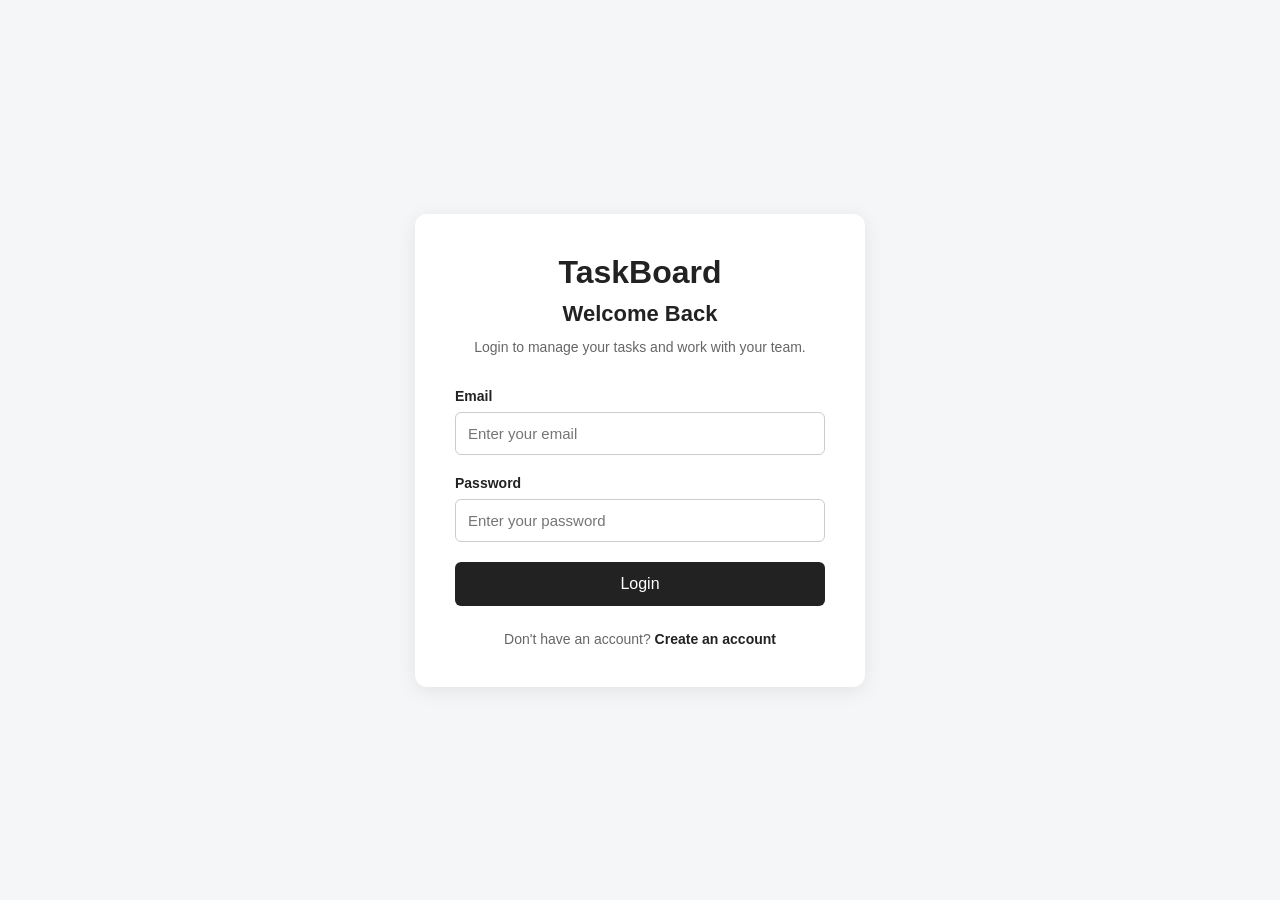
<file: frontend/index.html>
<!DOCTYPE html>
<html lang="en">
<head>
    <meta charset="UTF-8">
    <meta name="viewport" content="width=device-width, initial-scale=1.0">

    <title>Login - TaskBoard</title>

    <link rel="stylesheet" href="style.css">
</head>

<body>

    <div class="auth-container">

        <div class="auth-card">

            <h1>TaskBoard</h1>
            <h2>Welcome Back</h2>

            <p class="auth-subtitle">
                Login to manage your tasks and work with your team.
            </p>

            <form id = "login-form">

                <div class="form-group">
                    <label for="email">Email</label>

                    <input
                        type="email"
                        id="email"
                        placeholder="Enter your email"
                        required
                    >
                </div>

                <div class="form-group">
                    <label for="password">Password</label>

                    <input
                        type="password"
                        id="password"
                        placeholder="Enter your password"
                        required
                    >
                </div>
                <p id =  "login-message"></p>
                <button type="submit" class="primary-button">
                    Login
                </button>

            </form>

            <p class="auth-footer">
                Don't have an account?
                <a href="register.html">Create an account</a>
            </p>

        </div>

    </div>
<script src="login.js"></script>
</body>
</html>
</file>
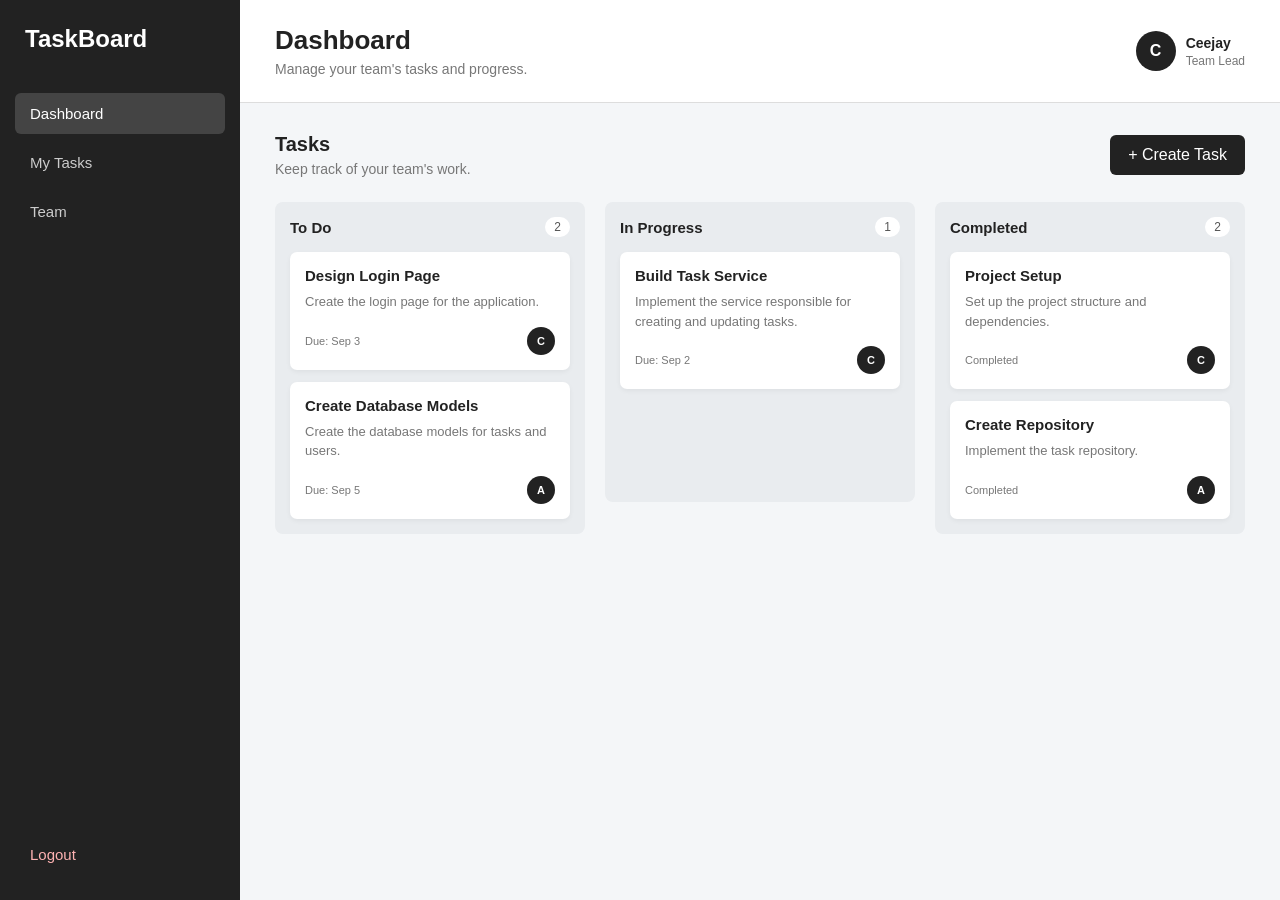
<file: frontend/dashboard.html>
<!DOCTYPE html>
<html lang="en">
<head>
    <meta charset="UTF-8">
    <meta name="viewport" content="width=device-width, initial-scale=1.0">

    <title>Dashboard - TaskBoard</title>

    <link rel="stylesheet" href="style.css">
</head>

<body>

    <div class="dashboard-container">

        <!-- Sidebar -->
        <aside class="sidebar">

            <div class="sidebar-logo">
                <h1>TaskBoard</h1>
            </div>

            <nav class="sidebar-navigation">

                <a href="dashboard.html" class="nav-link active">
                    Dashboard
                </a>

                <a href="#" class="nav-link">
                    My Tasks
                </a>

                <a href="#" class="nav-link">
                    Team
                </a>

            </nav>

            <div class="sidebar-bottom">

                <!-- Placeholder: connect this to the logout functionality later -->
                <a href="index.html" class="nav-link logout-link">
                    Logout
                </a>

            </div>

        </aside>


        <!-- Main Content -->
        <main class="dashboard-main">

            <!-- Top Bar -->
            <header class="dashboard-header">

                <div>
                    <h2>Dashboard</h2>
                    <p>Manage your team's tasks and progress.</p>
                </div>

                <div class="user-info">

                    <div class="user-avatar">
                        C
                    </div>

                    <div>
                        <strong>Ceejay</strong>
                        <span>Team Lead</span>
                    </div>

                </div>

            </header>


            <!-- Dashboard Content -->
            <section class="dashboard-content">

                <div class="dashboard-title-row">

                    <div>
                        <h3>Tasks</h3>
                        <p>Keep track of your team's work.</p>
                    </div>

                    <!-- Placeholder: connect this to create-task functionality later -->
                    <button class="primary-button create-task-button">
                        + Create Task
                    </button>

                </div>


                <!-- Task Board -->
                <div class="task-board">


                    <!-- To Do Column -->
                    <div class="task-column">

                        <div class="column-header">
                            <h4>To Do</h4>
                            <span class="task-count">2</span>
                        </div>


                        <div class="task-list">

                            <div class="task-card">

                                <h5>Design Login Page</h5>

                                <p>
                                    Create the login page for the application.
                                </p>

                                <div class="task-card-footer">

                                    <span class="task-due-date">
                                        Due: Sep 3
                                    </span>

                                    <span class="task-member">
                                        C
                                    </span>

                                </div>

                            </div>


                            <div class="task-card">

                                <h5>Create Database Models</h5>

                                <p>
                                    Create the database models for tasks and users.
                                </p>

                                <div class="task-card-footer">

                                    <span class="task-due-date">
                                        Due: Sep 5
                                    </span>

                                    <span class="task-member">
                                        A
                                    </span>

                                </div>

                            </div>

                        </div>

                    </div>


                    <!-- In Progress Column -->
                    <div class="task-column">

                        <div class="column-header">
                            <h4>In Progress</h4>
                            <span class="task-count">1</span>
                        </div>


                        <div class="task-list">

                            <div class="task-card">

                                <h5>Build Task Service</h5>

                                <p>
                                    Implement the service responsible for
                                    creating and updating tasks.
                                </p>

                                <div class="task-card-footer">

                                    <span class="task-due-date">
                                        Due: Sep 2
                                    </span>

                                    <span class="task-member">
                                        C
                                    </span>

                                </div>

                            </div>

                        </div>

                    </div>


                    <!-- Completed Column -->
                    <div class="task-column">

                        <div class="column-header">
                            <h4>Completed</h4>
                            <span class="task-count">2</span>
                        </div>


                        <div class="task-list">

                            <div class="task-card">

                                <h5>Project Setup</h5>

                                <p>
                                    Set up the project structure and dependencies.
                                </p>

                                <div class="task-card-footer">

                                    <span class="task-due-date">
                                        Completed
                                    </span>

                                    <span class="task-member">
                                        C
                                    </span>

                                </div>

                            </div>


                            <div class="task-card">

                                <h5>Create Repository</h5>

                                <p>
                                    Implement the task repository.
                                </p>

                                <div class="task-card-footer">

                                    <span class="task-due-date">
                                        Completed
                                    </span>

                                    <span class="task-member">
                                        A
                                    </span>

                                </div>

                            </div>

                        </div>

                    </div>

                </div>

            </section>

        </main>

    </div>

</body>
</html>
</file>
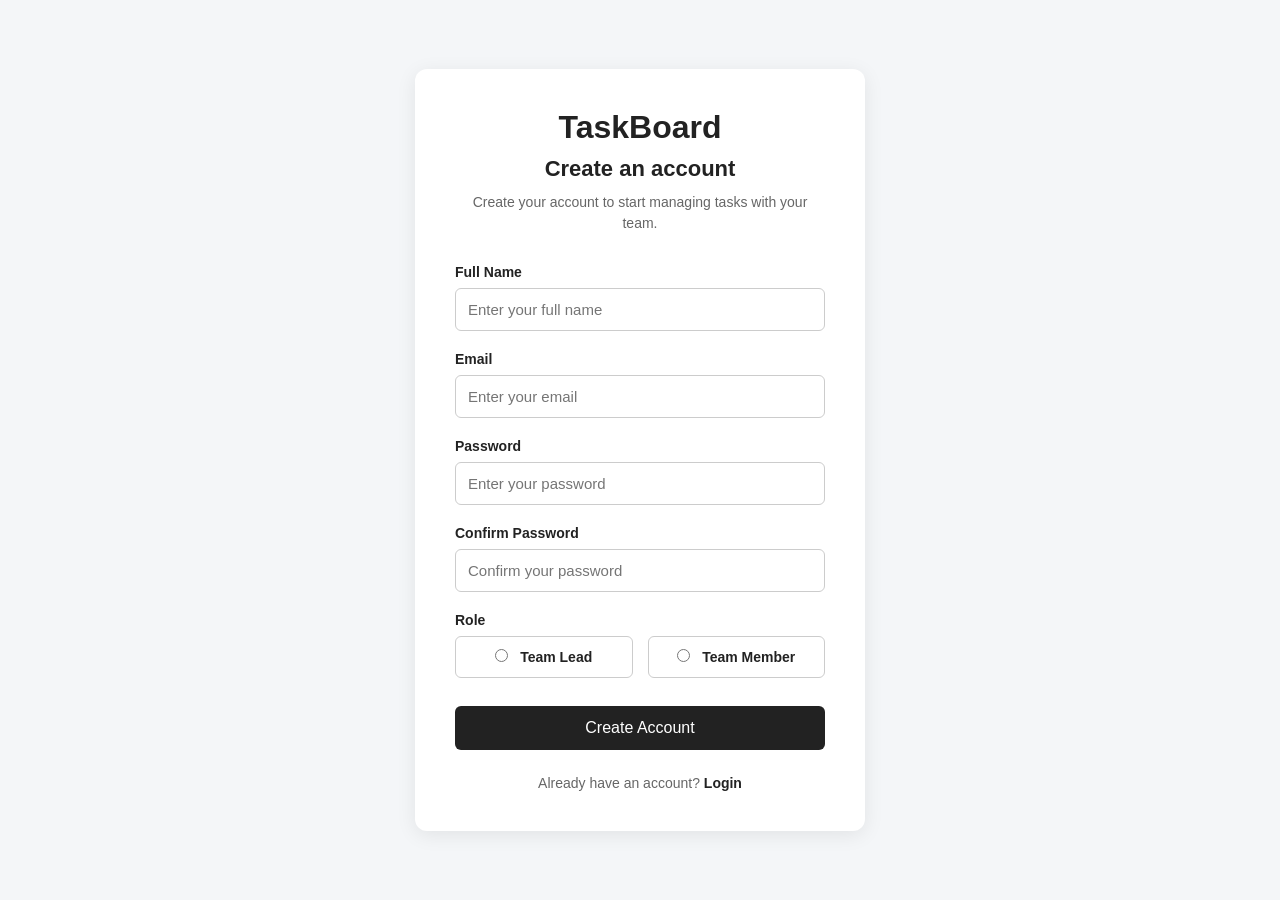
<file: frontend/register.html>
<!DOCTYPE html>
<html lang="en">
<head>
    <meta charset="UTF-8">
    <meta name="viewport" content="width=device-width, initial-scale=1.0">

    <title>Register - TaskBoard</title>

    <link rel="stylesheet" href="style.css">
</head>

<body>

    <div class="auth-container">

        <div class="auth-card">

            <h1>TaskBoard</h1>
            <h2>Create an account</h2>

            <p class="auth-subtitle">
                Create your account to start managing tasks with your team.
            </p>

            <form id = "register-form">

                <div class="form-group">
                    <label for="name">Full Name</label>
                    <input
                        type="text"
                        id="name"
                        placeholder="Enter your full name"
                    >
                </div>

                <div class="form-group">
                    <label for="email">Email</label>
                    <input
                        type="email"
                        id="email"
                        placeholder="Enter your email"
                    >
                </div>

                <div class="form-group">
                    <label for="password">Password</label>
                    <input
                        type="password"
                        id="password"
                        placeholder="Enter your password"
                    >
                </div>

                <div class="form-group">
                    <label for="confirm-password">Confirm Password</label>
                    <input
                        type="password"
                        id="confirm-password"
                        placeholder="Confirm your password"
                    >
                </div>

                <div class="form-group">

                    <label>Role</label>

                    <div class="role-selection">

                        <label class="role-option">
                            <input
                                type="radio"
                                name="role"
                                value="Lead"
                            >
                            <span>Team Lead</span>
                        </label>

                        <label class="role-option">
                            <input
                                type="radio"
                                name="role"
                                value="Member"
                            >
                            <span>Team Member</span>
                        </label>

                    </div>

                </div>
                <p id = "register-message"></p>
                <button type="submit" class="primary-button">
                    Create Account
                </button>

            </form>

            <p class="auth-footer">
                Already have an account?
                <a href="index.html">Login</a>
            </p>

        </div>

    </div>
<script src = "register.js"></script>
</body>
</html>
</file>
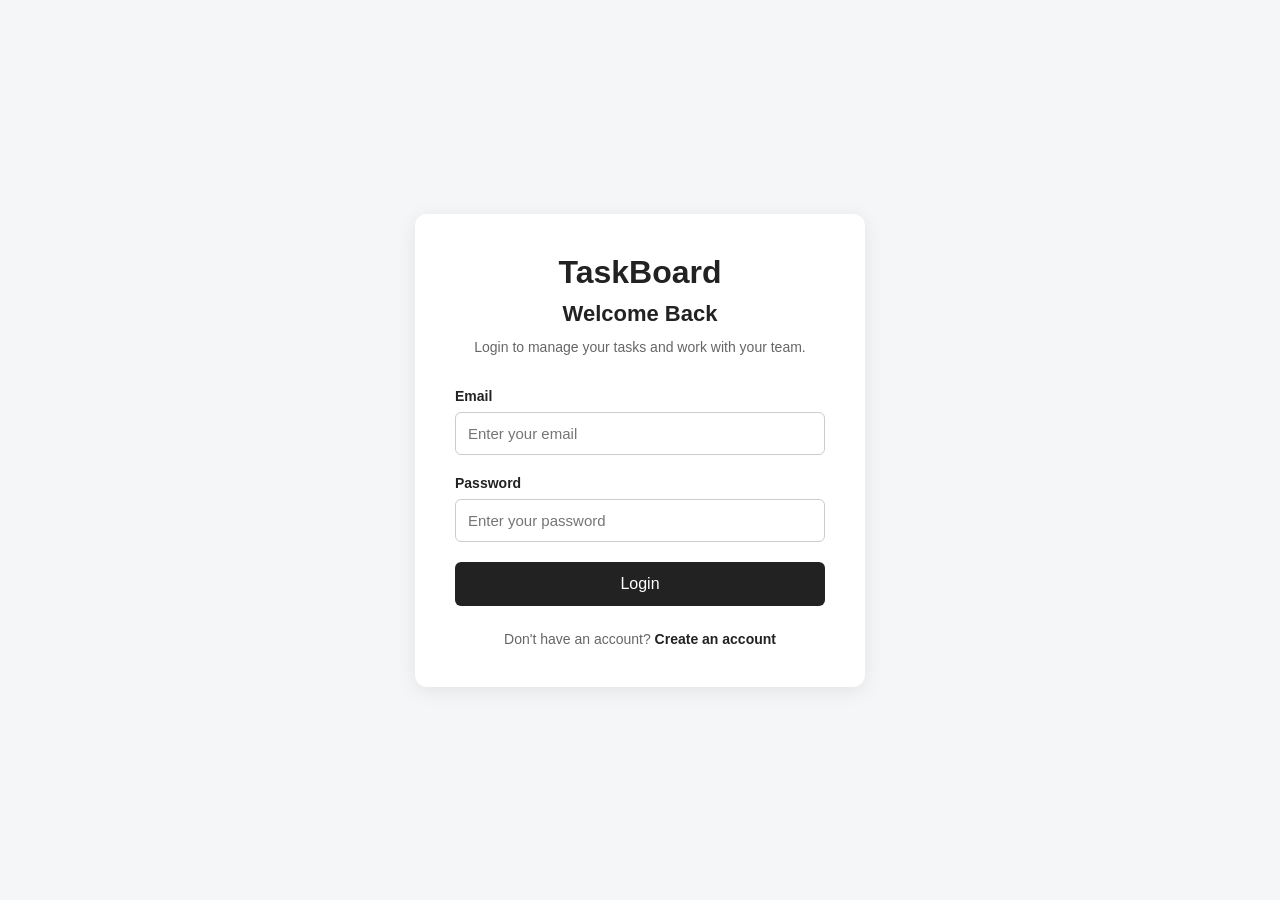
<file: frontend/team_lead_dashboard.html>
<!DOCTYPE html>
<html lang="en">
<head>
    <meta charset="UTF-8">
    <meta name="viewport" content="width=device-width, initial-scale=1.0">

    <title>Team Lead Dashboard - TaskBoard</title>

    <link rel="stylesheet" href="style.css">
</head>

<body>

<div class="dashboard-container">

    <!-- Sidebar -->
    <aside class="sidebar">

        <div class="sidebar-logo">
            <h1>TaskBoard</h1>
        </div>

        <nav class="sidebar-navigation">

            <a href="team_lead_dashboard.html"
               class="nav-link active">
                Dashboard
            </a>

            <a href="#" class="nav-link">
                My Tasks
            </a>

            <a href="#" class="nav-link">
                Team Members
            </a>

            <a href="#" class="nav-link">
                Tasks
            </a>

            <a href="#" class="nav-link">
                Todos
            </a>

            <a href="#" class="nav-link">
                Review Requests
            </a>

        </nav>

        <div class="sidebar-bottom">

            <a href="#"
               id="logout-button"
               class="nav-link logout-link">
                Logout
            </a>

        </div>

    </aside>


    <!-- Main Dashboard -->
    <main class="dashboard-main">

        <!-- Header -->
        <header class="dashboard-header">

            <div>
                <h2>Team Lead Dashboard</h2>

                <p>
                    Manage your team, tasks and progress.
                </p>
            </div>


            <div class="user-info">

                <div>
                    <strong id="user-name">
                        User
                    </strong>

                    <span>
                        Team Lead
                    </span>
                </div>

                <div class="user-avatar" id="user-avatar">
                    U
                </div>

            </div>

        </header>


        <!-- Dashboard Content -->
        <section class="dashboard-content">

            <div class="dashboard-title-row">

                <div>
                    <h3>
                        Welcome back,
                        <span id="welcome-name">User</span>
                    </h3>

                    <p>
                        Here's what's happening with your team.
                    </p>
                </div>


                <div class="dashboard-actions">

                    <button
                        type="button"
                        class="primary-button dashboard-action-button"
                        id="create-task-button">
                        Create Task
                    </button>

                    <button
                        type="button"
                        class="secondary-button dashboard-action-button"
                        id="create-todo-button">
                        Create Todo
                    </button>

                </div>

            </div>


            <!-- Statistics -->
            <div class="dashboard-stats">

                <div class="stat-card">
                    <span class="stat-label">
                        Team Members
                    </span>

                    <strong id="total-members">
                        0
                    </strong>
                </div>


                <div class="stat-card">
                    <span class="stat-label">
                        Total Tasks
                    </span>

                    <strong id="total-tasks">
                        0
                    </strong>
                </div>


                <div class="stat-card">
                    <span class="stat-label">
                        In Progress
                    </span>

                    <strong id="in-progress-tasks">
                        0
                    </strong>
                </div>


                <div class="stat-card">
                    <span class="stat-label">
                        Pending Reviews
                    </span>

                    <strong id="pending-reviews">
                        0
                    </strong>
                </div>

            </div>


            <!-- Team Overview -->
            <div class="section-heading">

                <div>
                    <h3>Team Overview</h3>

                    <p>
                        Monitor your team's current workload.
                    </p>
                </div>

            </div>


            <div class="team-member-list">

                <!-- Team Member -->
                <div class="team-member-card">

                    <div class="team-member-info">

                        <div class="member-avatar">
                            JD
                        </div>

                        <div>
                            <h4>John Doe</h4>

                            <p>
                                john@example.com
                            </p>
                        </div>

                    </div>


                    <div class="member-stat">
                        <span>Tasks</span>
                        <strong>5</strong>
                    </div>


                    <div class="member-stat">
                        <span>Completed</span>
                        <strong>3</strong>
                    </div>


                    <div class="member-status">
                        <span class="status-badge status-progress">
                            ACTIVE
                        </span>
                    </div>

                </div>


                <!-- Team Member -->
                <div class="team-member-card">

                    <div class="team-member-info">

                        <div class="member-avatar">
                            AS
                        </div>

                        <div>
                            <h4>Alice Smith</h4>

                            <p>
                                alice@example.com
                            </p>
                        </div>

                    </div>


                    <div class="member-stat">
                        <span>Tasks</span>
                        <strong>4</strong>
                    </div>


                    <div class="member-stat">
                        <span>Completed</span>
                        <strong>2</strong>
                    </div>


                    <div class="member-status">
                        <span class="status-badge status-progress">
                            ACTIVE
                        </span>
                    </div>

                </div>


                <!-- Empty state -->
                <div
                    class="empty-state"
                    id="no-members-message"
                    style="display: none;">

                    <p>
                        No team members found.
                    </p>

                </div>

            </div>


            <!-- Recent Tasks -->
            <div class="section-heading dashboard-section-spacing">

                <div>
                    <h3>Recent Tasks</h3>

                    <p>
                        Tasks currently assigned to your team.
                    </p>
                </div>

            </div>


            <div class="lead-task-list">

                <div class="lead-task-card">

                    <div>
                        <h4>Build Login Service</h4>

                        <p>
                            Authentication System
                        </p>
                    </div>

                    <div class="lead-task-member">
                        <span>Assigned to</span>
                        <strong>John Doe</strong>
                    </div>

                    <span class="status-badge status-progress">
                        IN PROGRESS
                    </span>

                    <span class="task-due-date">
                        Due: Sept 10, 8:30 PM
                    </span>

                </div>


                <div class="lead-task-card">

                    <div>
                        <h4>Implement User Registration</h4>

                        <p>
                            Authentication System
                        </p>
                    </div>

                    <div class="lead-task-member">
                        <span>Assigned to</span>
                        <strong>Alice Smith</strong>
                    </div>

                    <span class="status-badge status-pending">
                        PENDING
                    </span>

                    <span class="task-due-date">
                        Due: Sept 12, 6:00 PM
                    </span>

                </div>


                <div class="lead-task-card">

                    <div>
                        <h4>Design Dashboard</h4>

                        <p>
                            Frontend Development
                        </p>
                    </div>

                    <div class="lead-task-member">
                        <span>Assigned to</span>
                        <strong>John Doe</strong>
                    </div>

                    <span class="status-badge status-completed">
                        COMPLETED
                    </span>

                    <span class="task-due-date">
                        Completed: Sept 7
                    </span>

                </div>

            </div>


            <!-- Review Requests -->
            <div class="section-heading dashboard-section-spacing">

                <div>
                    <h3>Pending Review Requests</h3>

                    <p>
                        Team members waiting for their completed todos to be reviewed.
                    </p>
                </div>

            </div>


            <div class="review-list">

                <div class="review-card">

                    <div>
                        <h4>
                            Build Login Service
                        </h4>

                        <p>
                            Requested by John Doe
                        </p>
                    </div>

                    <div class="review-actions">

                        <button
                            type="button"
                            class="secondary-button approve-button">
                            Approve
                        </button>

                        <button
                            type="button"
                            class="secondary-button reject-button">
                            Reject
                        </button>

                    </div>

                </div>


                <div
                    class="empty-state"
                    id="no-reviews-message"
                    style="display: none;">

                    <p>
                        No pending review requests.
                    </p>

                </div>

            </div>

        </section>

    </main>

</div>


<script src="team_lead_dashboard.js"></script>

</body>
</html>
</file>
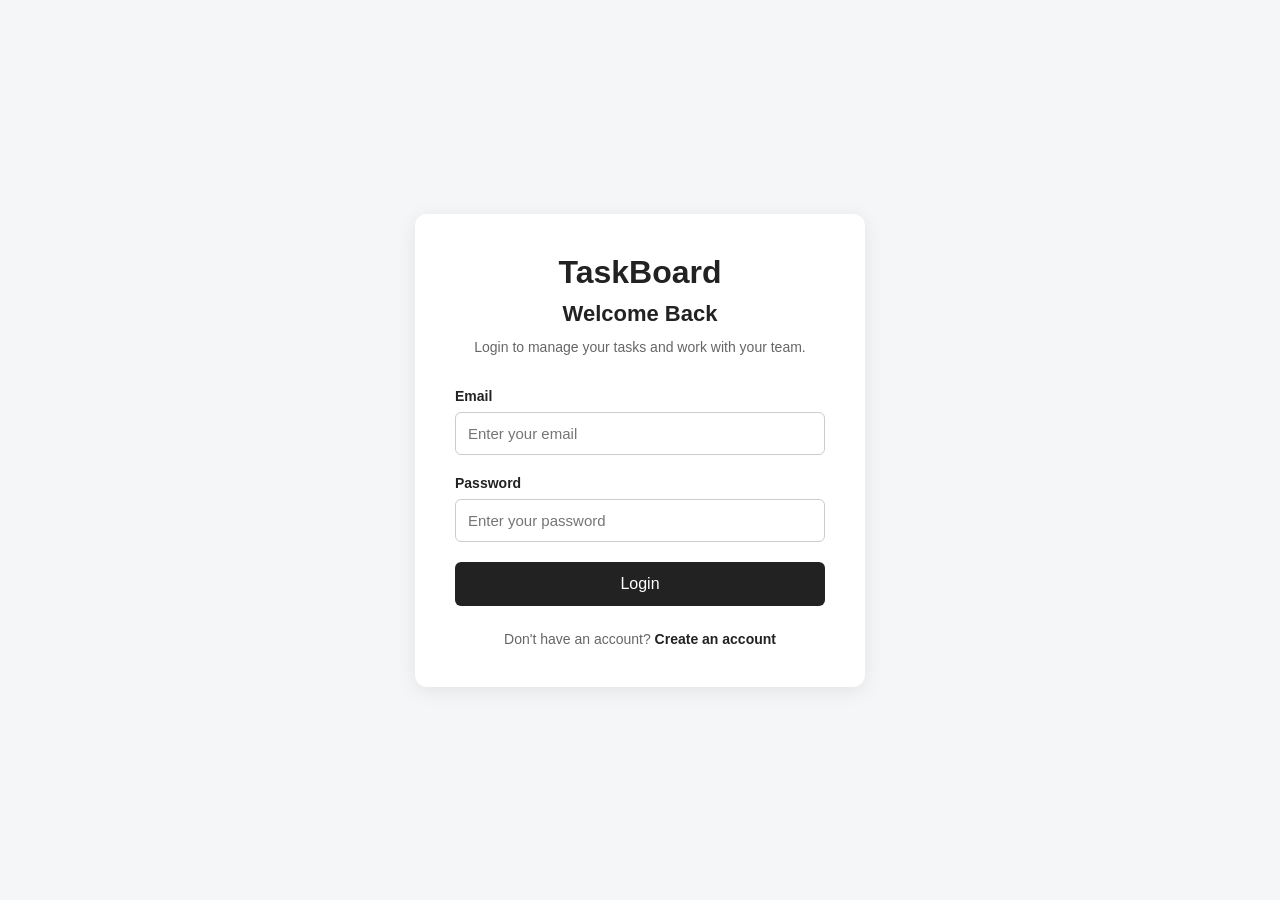
<file: frontend/team_member_dashboard.html>
<!DOCTYPE html>
<html lang="en">
<head>
    <meta charset="UTF-8">
    <meta name="viewport" content="width=device-width, initial-scale=1.0">

    <title>Team Member Dashboard - TaskBoard</title>

    <link rel="stylesheet" href="style.css">
</head>

<body>

<div class="dashboard-container">

    <!-- Sidebar -->
    <aside class="sidebar">

        <div class="sidebar-logo">
            <h1>TaskBoard</h1>
        </div>

        <nav class="sidebar-navigation">

            <a href="team_member_dashboard.html"
               class="nav-link active">
                Dashboard
            </a>

            <a href="#" class="nav-link">
                My Tasks
            </a>

            <a href="#" class="nav-link">
                My Todos
            </a>

        </nav>

        <div class="sidebar-bottom">

            <a href="#" id="logout-button"
               class="nav-link logout-link">
                Logout
            </a>

        </div>

    </aside>


    <!-- Main Dashboard -->
    <main class="dashboard-main">

        <!-- Header -->
        <header class="dashboard-header">

            <div>
                <h2>Dashboard</h2>

                <p>
                    Manage your tasks and track your progress.
                </p>
            </div>


            <div class="user-info">

                <div>
                    <strong id="user-name">
                        User
                    </strong>

                    <span>
                        Team Member
                    </span>
                </div>

                <div class="user-avatar" id="user-avatar">
                    U
                </div>

            </div>

        </header>


        <!-- Dashboard Content -->
        <section class="dashboard-content">

            <div class="dashboard-title-row">

                <div>
                    <h3>
                        Welcome back, <span id="welcome-name">User</span>
                    </h3>

                    <p>
                        Here's what's happening with your work.
                    </p>
                </div>

            </div>


            <!-- Statistics -->
            <div class="dashboard-stats">

                <div class="stat-card">
                    <span class="stat-label">
                        My Todos
                    </span>

                    <strong id="total-todos">
                        0
                    </strong>
                </div>


                <div class="stat-card">
                    <span class="stat-label">
                        In Progress
                    </span>

                    <strong id="in-progress-todos">
                        0
                    </strong>
                </div>


                <div class="stat-card">
                    <span class="stat-label">
                        Pending Review
                    </span>

                    <strong id="pending-todos">
                        0
                    </strong>
                </div>


                <div class="stat-card">
                    <span class="stat-label">
                        Completed
                    </span>

                    <strong id="completed-todos">
                        0
                    </strong>
                </div>

            </div>


            <!-- Todos -->
            <div class="section-heading">

                <div>
                    <h3>My Todos</h3>

                    <p>
                        Tasks assigned to you by your team lead.
                    </p>
                </div>

            </div>


            <div class="todo-list">

                <!-- Placeholder Todo -->
                <div class="todo-card">

                    <div class="todo-card-header">

                        <div>
                            <h4>Build Login Service</h4>

                            <p>
                                Authentication System
                            </p>
                        </div>

                        <span class="status-badge status-progress">
                            IN PROGRESS
                        </span>

                    </div>


                    <div class="todo-card-details">

                        <span>
                            Priority: <strong>HIGH</strong>
                        </span>

                        <span>
                            Due: Sept 10, 8:30 PM
                        </span>

                    </div>


                    <div class="todo-card-footer">

                        <span class="assigned-label">
                            Assigned to you
                        </span>

                        <button
                            class="secondary-button review-button"
                            type="button"
                        >
                            Request Review
                        </button>

                    </div>

                </div>


                <!-- Another Placeholder Todo -->
                <div class="todo-card">

                    <div class="todo-card-header">

                        <div>
                            <h4>Implement User Registration</h4>

                            <p>
                                Authentication System
                            </p>
                        </div>

                        <span class="status-badge status-pending">
                            PENDING
                        </span>

                    </div>


                    <div class="todo-card-details">

                        <span>
                            Priority: <strong>MEDIUM</strong>
                        </span>

                        <span>
                            Due: Sept 12, 6:00 PM
                        </span>

                    </div>


                    <div class="todo-card-footer">

                        <span class="assigned-label">
                            Awaiting team lead review
                        </span>

                    </div>

                </div>

            </div>

        </section>

    </main>

</div>

<script src="team_member_dashboard.js"></script>

</body>
</html>
</file>
<file: frontend/style.css>
* {
    margin: 0;
    padding: 0;
    box-sizing: border-box;
}

body {
    font-family: Arial, sans-serif;
    background-color: #f4f6f8;
    color: #222;
}

.auth-container {
    min-height: 100vh;
    display: flex;
    justify-content: center;
    align-items: center;
    padding: 20px;
}

.auth-card {
    width: 100%;
    max-width: 450px;
    background-color: white;
    padding: 40px;
    border-radius: 12px;
    box-shadow: 0 4px 20px rgba(0, 0, 0, 0.08);
}

.auth-card h1 {
    text-align: center;
    font-size: 32px;
    margin-bottom: 10px;
}

.auth-card h2 {
    text-align: center;
    font-size: 22px;
    margin-bottom: 10px;
}

.auth-subtitle {
    text-align: center;
    color: #666;
    font-size: 14px;
    margin-bottom: 30px;
    line-height: 1.5;
}

.form-group {
    margin-bottom: 20px;
}

.form-group label {
    display: block;
    font-weight: bold;
    margin-bottom: 8px;
    font-size: 14px;
}

.form-group input[type="text"],
.form-group input[type="email"],
.form-group input[type="password"] {
    width: 100%;
    padding: 12px;
    border: 1px solid #ccc;
    border-radius: 6px;
    font-size: 15px;
}

.form-group input:focus {
    outline: none;
    border-color: #333;
}

.role-selection {
    display: flex;
    gap: 15px;
}

.role-option {
    flex: 1;
    border: 1px solid #ccc;
    border-radius: 6px;
    padding: 12px;
    cursor: pointer;
    text-align: center;
}

.role-option input {
    margin-right: 8px;
}

.primary-button {
    width: 100%;
    padding: 13px;
    border: none;
    border-radius: 6px;
    background-color: #222;
    color: white;
    font-size: 16px;
    cursor: pointer;
}

.primary-button:hover {
    background-color: #444;
}

.auth-footer {
    text-align: center;
    margin-top: 25px;
    font-size: 14px;
    color: #666;
}

.auth-footer a {
    color: #222;
    font-weight: bold;
    text-decoration: none;
}

.auth-footer a:hover {
    text-decoration: underline;
}

/* ================================
   DASHBOARD
   ================================ */

.dashboard-container {
    min-height: 100vh;
    display: flex;
    background-color: #f4f6f8;
}


/* Sidebar */

.sidebar {
    width: 240px;
    min-height: 100vh;
    background-color: #222;
    color: white;
    display: flex;
    flex-direction: column;
    padding: 25px 15px;
}

.sidebar-logo {
    padding: 0 10px;
    margin-bottom: 40px;
}

.sidebar-logo h1 {
    font-size: 24px;
}

.sidebar-navigation {
    display: flex;
    flex-direction: column;
    gap: 8px;
}

.nav-link {
    display: block;
    padding: 12px 15px;
    border-radius: 6px;
    color: #ccc;
    text-decoration: none;
    font-size: 15px;
}

.nav-link:hover {
    background-color: #333;
    color: white;
}

.nav-link.active {
    background-color: #444;
    color: white;
}

.sidebar-bottom {
    margin-top: auto;
}

.logout-link {
    color: #ffb3b3;
}


/* Main Dashboard */

.dashboard-main {
    flex: 1;
    min-width: 0;
}


/* Header */

.dashboard-header {
    background-color: white;
    padding: 25px 35px;
    display: flex;
    justify-content: space-between;
    align-items: center;
    border-bottom: 1px solid #ddd;
}

.dashboard-header h2 {
    font-size: 26px;
    margin-bottom: 5px;
}

.dashboard-header p {
    color: #777;
    font-size: 14px;
}


/* User information */

.user-info {
    display: flex;
    align-items: center;
    gap: 10px;
}

.user-info strong {
    display: block;
    font-size: 14px;
}

.user-info span {
    display: block;
    color: #777;
    font-size: 12px;
    margin-top: 3px;
}

.user-avatar {
    width: 40px;
    height: 40px;
    border-radius: 50%;
    background-color: #222;
    color: white;
    display: flex;
    align-items: center;
    justify-content: center;
    font-weight: bold;
}


/* Dashboard content */

.dashboard-content {
    padding: 30px 35px;
}

.dashboard-title-row {
    display: flex;
    justify-content: space-between;
    align-items: center;
    margin-bottom: 25px;
}

.dashboard-title-row h3 {
    font-size: 20px;
    margin-bottom: 5px;
}

.dashboard-title-row p {
    color: #777;
    font-size: 14px;
}

.create-task-button {
    width: auto;
    padding: 11px 18px;
}


/* Task board */

.task-board {
    display: grid;
    grid-template-columns: repeat(3, 1fr);
    gap: 20px;
    align-items: start;
}


/* Task columns */

.task-column {
    background-color: #e9ecef;
    border-radius: 8px;
    padding: 15px;
    min-height: 300px;
}

.column-header {
    display: flex;
    justify-content: space-between;
    align-items: center;
    margin-bottom: 15px;
}

.column-header h4 {
    font-size: 15px;
}

.task-count {
    background-color: white;
    border-radius: 20px;
    padding: 3px 9px;
    font-size: 12px;
    color: #555;
}


/* Task cards */

.task-list {
    display: flex;
    flex-direction: column;
    gap: 12px;
}

.task-card {
    background-color: white;
    border-radius: 7px;
    padding: 15px;
    box-shadow: 0 2px 5px rgba(0, 0, 0, 0.05);
    cursor: pointer;
}

.task-card:hover {
    box-shadow: 0 4px 10px rgba(0, 0, 0, 0.1);
}

.task-card h5 {
    font-size: 15px;
    margin-bottom: 8px;
}

.task-card p {
    font-size: 13px;
    color: #777;
    line-height: 1.5;
    margin-bottom: 15px;
}

.task-card-footer {
    display: flex;
    justify-content: space-between;
    align-items: center;
}

.task-due-date {
    font-size: 11px;
    color: #777;
}

.task-member {
    width: 28px;
    height: 28px;
    border-radius: 50%;
    background-color: #222;
    color: white;
    display: flex;
    align-items: center;
    justify-content: center;
    font-size: 11px;
    font-weight: bold;
}


/* Responsive design */

@media (max-width: 900px) {

    .task-board {
        grid-template-columns: 1fr;
    }

    .sidebar {
        width: 200px;
    }

}


@media (max-width: 650px) {

    .sidebar {
        display: none;
    }

    .dashboard-header {
        padding: 20px;
    }

    .dashboard-content {
        padding: 20px;
    }

}

/* ================================
   DASHBOARD STATISTICS
   ================================ */

.dashboard-stats {
    display: grid;
    grid-template-columns: repeat(4, 1fr);
    gap: 20px;
    margin-bottom: 35px;
}

.stat-card {
    background-color: white;
    padding: 20px;
    border-radius: 8px;
    box-shadow: 0 2px 5px rgba(0, 0, 0, 0.05);
}

.stat-label {
    display: block;
    color: #777;
    font-size: 13px;
    margin-bottom: 10px;
}

.stat-card strong {
    font-size: 28px;
}


/* ================================
   SECTION HEADING
   ================================ */

.section-heading {
    margin-bottom: 20px;
}

.section-heading h3 {
    font-size: 20px;
    margin-bottom: 5px;
}

.section-heading p {
    color: #777;
    font-size: 14px;
}


/* ================================
   TODO LIST
   ================================ */

.todo-list {
    display: flex;
    flex-direction: column;
    gap: 15px;
}

.todo-card {
    background-color: white;
    border-radius: 8px;
    padding: 20px;
    box-shadow: 0 2px 5px rgba(0, 0, 0, 0.05);
}

.todo-card-header {
    display: flex;
    justify-content: space-between;
    align-items: flex-start;
    gap: 20px;
    margin-bottom: 20px;
}

.todo-card-header h4 {
    font-size: 16px;
    margin-bottom: 6px;
}

.todo-card-header p {
    color: #777;
    font-size: 13px;
}


/* ================================
   STATUS BADGES
   ================================ */

.status-badge {
    padding: 6px 10px;
    border-radius: 20px;
    font-size: 11px;
    font-weight: bold;
    white-space: nowrap;
}

.status-progress {
    background-color: #e9ecef;
    color: #444;
}

.status-pending {
    background-color: #f1f1f1;
    color: #555;
}

.status-completed {
    background-color: #e5e5e5;
    color: #222;
}

.status-late {
    background-color: #ddd;
    color: #222;
}


/* ================================
   TODO DETAILS
   ================================ */

.todo-card-details {
    display: flex;
    gap: 30px;
    padding-bottom: 18px;
    border-bottom: 1px solid #eee;
}

.todo-card-details span {
    font-size: 13px;
    color: #777;
}

.todo-card-details strong {
    color: #222;
}


/* ================================
   TODO FOOTER
   ================================ */

.todo-card-footer {
    display: flex;
    justify-content: space-between;
    align-items: center;
    padding-top: 15px;
}

.assigned-label {
    font-size: 12px;
    color: #777;
}

.secondary-button {
    width: auto;
    padding: 9px 15px;
    border: 1px solid #222;
    border-radius: 6px;
    background-color: white;
    color: #222;
    font-size: 13px;
    cursor: pointer;
}

.secondary-button:hover {
    background-color: #222;
    color: white;
}


/* ================================
   MOBILE DASHBOARD
   ================================ */

@media (max-width: 900px) {

    .dashboard-stats {
        grid-template-columns: repeat(2, 1fr);
    }

}


@media (max-width: 600px) {

    .dashboard-stats {
        grid-template-columns: 1fr;
    }

    .todo-card-header {
        flex-direction: column;
    }

    .todo-card-details {
        flex-direction: column;
        gap: 8px;
    }

    .todo-card-footer {
        flex-direction: column;
        align-items: flex-start;
        gap: 12px;
    }

}

/* ================================
   TEAM LEAD DASHBOARD
   ================================ */

.dashboard-actions {
    display: flex;
    gap: 10px;
    align-items: center;
}

.dashboard-action-button {
    width: auto;
    padding: 11px 18px;
}


/* ================================
   TEAM MEMBERS
   ================================ */

.team-member-list {
    display: flex;
    flex-direction: column;
    gap: 12px;
}

.team-member-card {
    background-color: white;
    border-radius: 8px;
    padding: 18px 20px;

    display: grid;
    grid-template-columns: 2fr 1fr 1fr auto;

    align-items: center;
    gap: 20px;

    box-shadow: 0 2px 5px rgba(0, 0, 0, 0.05);
}

.team-member-info {
    display: flex;
    align-items: center;
    gap: 12px;
}

.team-member-info h4 {
    font-size: 15px;
    margin-bottom: 5px;
}

.team-member-info p {
    color: #777;
    font-size: 12px;
}

.member-avatar {
    width: 38px;
    height: 38px;

    border-radius: 50%;

    background-color: #222;
    color: white;

    display: flex;
    align-items: center;
    justify-content: center;

    font-size: 12px;
    font-weight: bold;
}

.member-stat {
    display: flex;
    flex-direction: column;
    gap: 4px;
}

.member-stat span {
    color: #777;
    font-size: 11px;
}

.member-stat strong {
    font-size: 16px;
}


/* ================================
   LEAD TASKS
   ================================ */

.dashboard-section-spacing {
    margin-top: 35px;
}

.lead-task-list {
    display: flex;
    flex-direction: column;
    gap: 12px;
}

.lead-task-card {
    background-color: white;
    border-radius: 8px;

    padding: 18px 20px;

    display: grid;
    grid-template-columns: 2fr 1.2fr auto auto;

    align-items: center;
    gap: 20px;

    box-shadow: 0 2px 5px rgba(0, 0, 0, 0.05);
}

.lead-task-card h4 {
    font-size: 15px;
    margin-bottom: 5px;
}

.lead-task-card p {
    color: #777;
    font-size: 12px;
}

.lead-task-member {
    display: flex;
    flex-direction: column;
    gap: 4px;
}

.lead-task-member span {
    color: #777;
    font-size: 11px;
}

.lead-task-member strong {
    font-size: 13px;
}


/* ================================
   REVIEW REQUESTS
   ================================ */

.review-list {
    display: flex;
    flex-direction: column;
    gap: 12px;
}

.review-card {
    background-color: white;
    border-radius: 8px;

    padding: 18px 20px;

    display: flex;
    align-items: center;
    justify-content: space-between;

    gap: 20px;

    box-shadow: 0 2px 5px rgba(0, 0, 0, 0.05);
}

.review-card h4 {
    font-size: 15px;
    margin-bottom: 5px;
}

.review-card p {
    color: #777;
    font-size: 12px;
}

.review-actions {
    display: flex;
    gap: 8px;
}

.approve-button {
    border-color: #222;
}

.reject-button {
    color: #777;
    border-color: #ccc;
}

.reject-button:hover {
    background-color: #f4f4f4;
    color: #222;
}


/* ================================
   EMPTY STATE
   ================================ */

.empty-state {
    background-color: white;
    border-radius: 8px;
    padding: 30px;
    text-align: center;
    color: #777;
    font-size: 14px;
}


/* ================================
   TEAM LEAD MOBILE
   ================================ */

@media (max-width: 1000px) {

    .team-member-card {
        grid-template-columns: 2fr 1fr 1fr;
    }

    .member-status {
        grid-column: 3;
    }

    .lead-task-card {
        grid-template-columns: 1fr 1fr;
    }

}


@media (max-width: 700px) {

    .dashboard-actions {
        width: 100%;
        flex-direction: column;
        align-items: stretch;
    }

    .dashboard-action-button {
        width: 100%;
    }

    .team-member-card {
        grid-template-columns: 1fr 1fr;
    }

    .team-member-info {
        grid-column: 1 / -1;
    }

    .member-status {
        grid-column: auto;
    }

    .lead-task-card {
        grid-template-columns: 1fr;
        gap: 12px;
    }

    .review-card {
        flex-direction: column;
        align-items: flex-start;
    }

    .review-actions {
        width: 100%;
    }

    .review-actions button {
        flex: 1;
    }

}


@media (max-width: 600px) {

    .dashboard-title-row {
        flex-direction: column;
        align-items: flex-start;
        gap: 20px;
    }

    .team-member-card {
        grid-template-columns: 1fr;
    }

    .member-status {
        grid-column: auto;
    }

}
</file>
